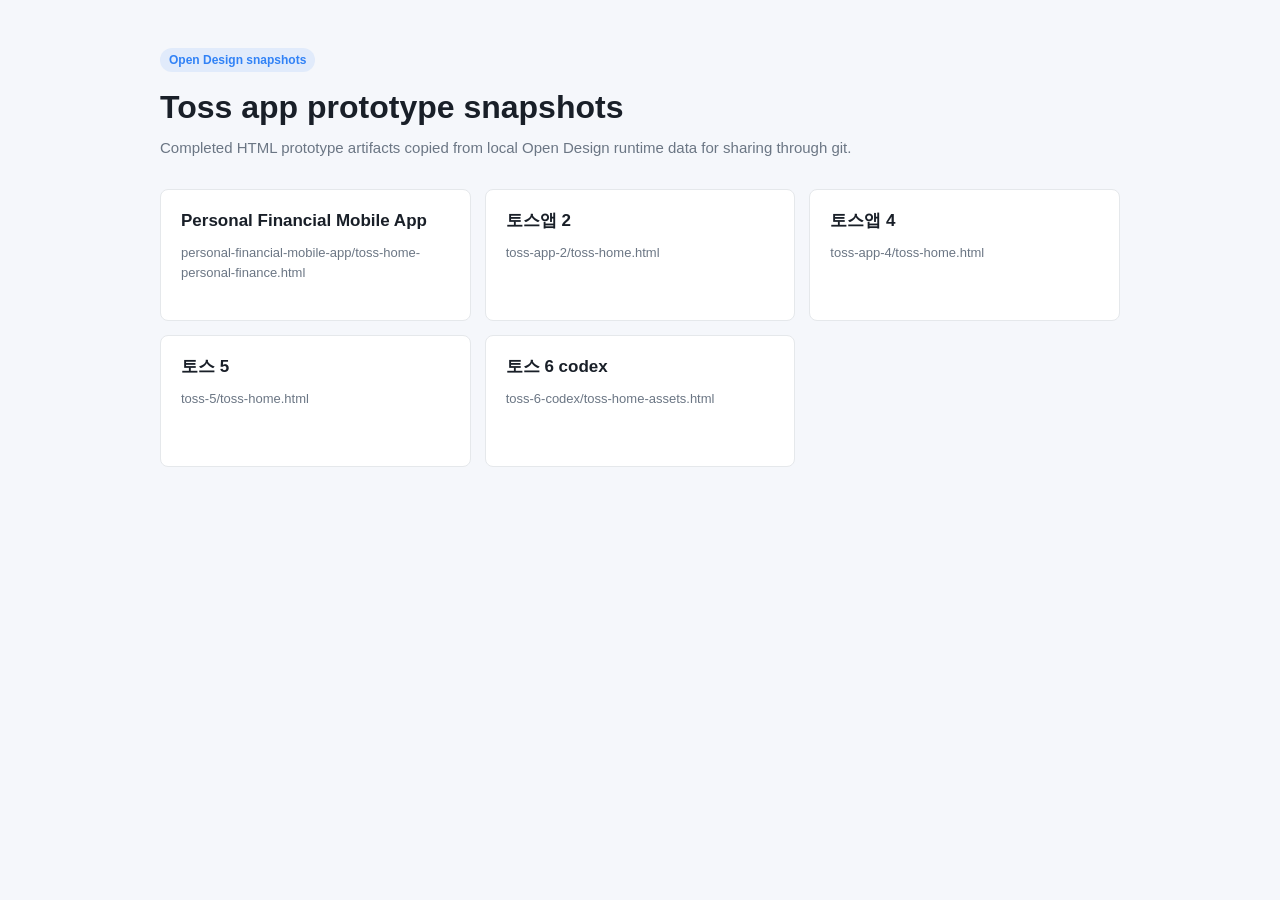
<file: docs/examples/toss-app-prototype/index.html>
<!doctype html>
<html lang="ko">
<head>
  <meta charset="utf-8">
  <meta name="viewport" content="width=device-width, initial-scale=1">
  <title>Toss app prototype snapshots</title>
  <style>
    :root {
      color-scheme: light;
      --bg: #f5f7fb;
      --panel: #ffffff;
      --ink: #191f28;
      --muted: #6b7684;
      --line: #e5e8eb;
      --blue: #3182f6;
    }

    * {
      box-sizing: border-box;
    }

    body {
      margin: 0;
      min-height: 100vh;
      background: var(--bg);
      color: var(--ink);
      font-family: -apple-system, BlinkMacSystemFont, "Apple SD Gothic Neo", "Segoe UI", sans-serif;
    }

    main {
      width: min(960px, calc(100% - 32px));
      margin: 0 auto;
      padding: 48px 0;
    }

    header {
      margin-bottom: 24px;
    }

    h1 {
      margin: 0 0 10px;
      font-size: 32px;
      line-height: 1.2;
      letter-spacing: 0;
    }

    p {
      margin: 0;
      color: var(--muted);
      font-size: 15px;
      line-height: 1.65;
    }

    .grid {
      display: grid;
      grid-template-columns: repeat(auto-fit, minmax(240px, 1fr));
      gap: 14px;
      margin-top: 28px;
    }

    a {
      display: block;
      min-height: 132px;
      padding: 20px;
      color: inherit;
      text-decoration: none;
      background: var(--panel);
      border: 1px solid var(--line);
      border-radius: 8px;
      transition: border-color 160ms ease, transform 160ms ease, box-shadow 160ms ease;
    }

    a:hover {
      border-color: rgba(49, 130, 246, 0.55);
      box-shadow: 0 14px 34px rgba(49, 130, 246, 0.13);
      transform: translateY(-2px);
    }

    strong {
      display: block;
      margin-bottom: 10px;
      font-size: 17px;
      line-height: 1.35;
    }

    span {
      display: block;
      color: var(--muted);
      font-size: 13px;
      line-height: 1.55;
      overflow-wrap: anywhere;
    }

    .tag {
      width: fit-content;
      margin-bottom: 16px;
      padding: 5px 9px;
      color: var(--blue);
      background: rgba(49, 130, 246, 0.1);
      border-radius: 999px;
      font-size: 12px;
      font-weight: 700;
    }
  </style>
</head>
<body>
  <main>
    <header>
      <div class="tag">Open Design snapshots</div>
      <h1>Toss app prototype snapshots</h1>
      <p>Completed HTML prototype artifacts copied from local Open Design runtime data for sharing through git.</p>
    </header>

    <section class="grid" aria-label="Prototype pages">
      <a href="./personal-financial-mobile-app/toss-home-personal-finance.html">
        <strong>Personal Financial Mobile App</strong>
        <span>personal-financial-mobile-app/toss-home-personal-finance.html</span>
      </a>
      <a href="./toss-app-2/toss-home.html">
        <strong>토스앱 2</strong>
        <span>toss-app-2/toss-home.html</span>
      </a>
      <a href="./toss-app-4/toss-home.html">
        <strong>토스앱 4</strong>
        <span>toss-app-4/toss-home.html</span>
      </a>
      <a href="./toss-5/toss-home.html">
        <strong>토스 5</strong>
        <span>toss-5/toss-home.html</span>
      </a>
      <a href="./toss-6-codex/toss-home-assets.html">
        <strong>토스 6 codex</strong>
        <span>toss-6-codex/toss-home-assets.html</span>
      </a>
    </section>
  </main>
</body>
</html>
</file>
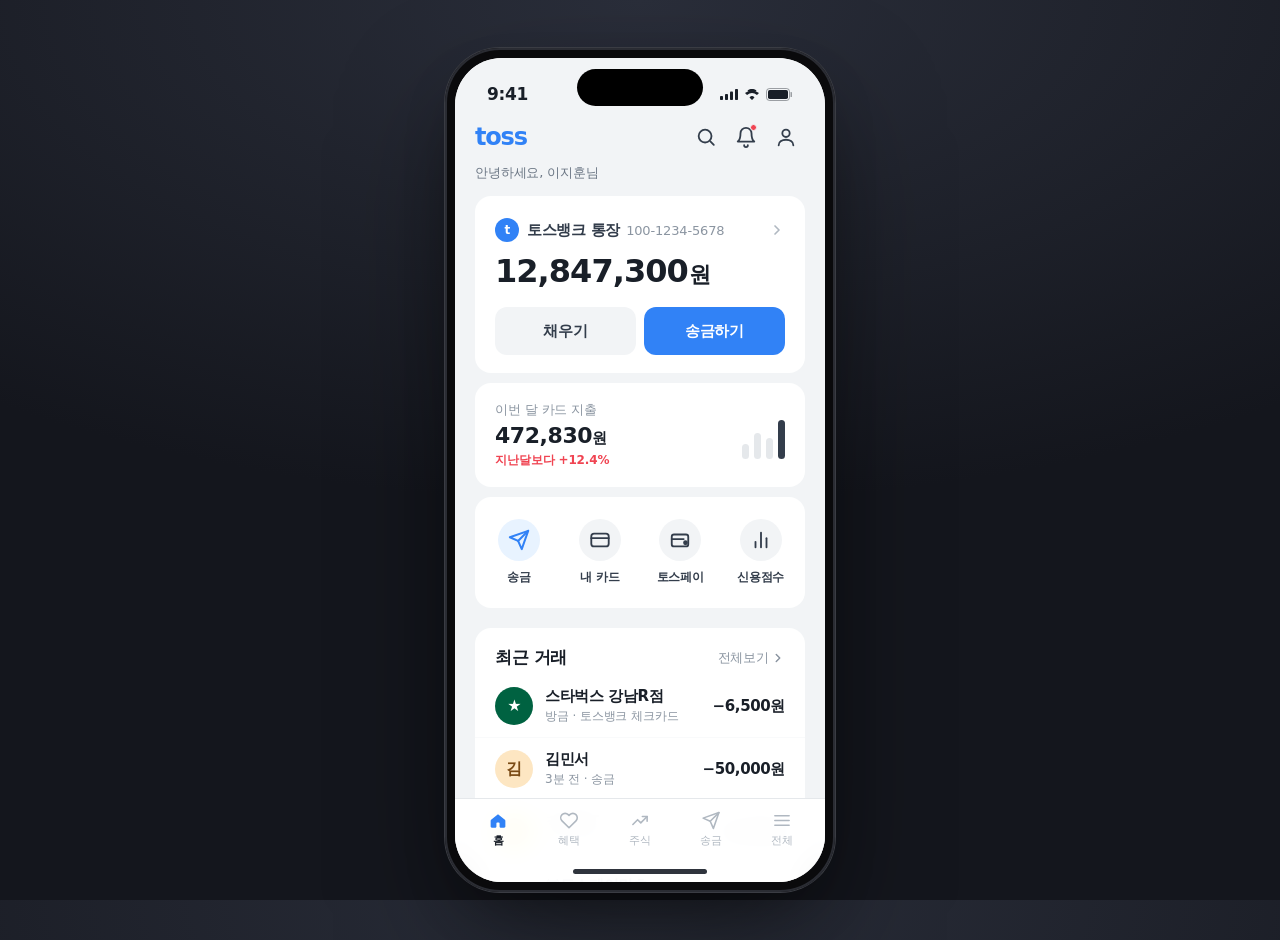
<file: docs/examples/toss-app-prototype/toss-5/toss-home.html>
<!doctype html>
<html lang="ko">
<head>
<meta charset="utf-8">
<meta name="viewport" content="width=device-width, initial-scale=1">
<title>토스 — 홈</title>
<style>
  :root {
    --bg: #ffffff;
    --grey-50:  #f9fafb;
    --grey-100: #f2f4f6;
    --grey-200: #e5e8eb;
    --grey-300: #d1d6db;
    --grey-400: #b0b8c1;
    --grey-500: #8b95a1;
    --grey-600: #6b7684;
    --grey-700: #4e5968;
    --grey-800: #333d4b;
    --grey-900: #191f28;
    --blue-50:  #e8f3ff;
    --blue-500: #3182f6;
    --blue-600: #2272eb;
    --red-500:  #f04452;
    --green-500:#03b26c;
    --green-50: #e6f7ef;
    --font-display:
      "Toss Product Sans", "Pretendard", "SF Pro KR", "SF Pro Display",
      -apple-system, BlinkMacSystemFont, "Apple SD Gothic Neo",
      "Noto Sans KR", system-ui, sans-serif;
  }
  * { box-sizing: border-box; margin: 0; padding: 0; -webkit-tap-highlight-color: transparent; }
  html, body {
    height: 100%;
    font-family: var(--font-display);
    color: var(--grey-900);
    background: radial-gradient(120% 80% at 50% 0%, #2a2e3a 0%, #14161d 70%);
    -webkit-font-smoothing: antialiased;
    -moz-osx-font-smoothing: grayscale;
    letter-spacing: -0.01em;
  }
  .stage { min-height: 100dvh; display: grid; place-items: center; padding: 48px 20px; }
  .device {
    width: 390px; height: 844px; position: relative; background: #0a0a0c;
    border-radius: 55px; padding: 10px;
    box-shadow: inset 0 0 0 2px #2a2c33, 0 0 0 1px #3a3c43,
      0 50px 120px -20px rgba(0,0,0,0.55), 0 25px 60px -25px rgba(0,0,0,0.4);
  }
  .screen { width: 100%; height: 100%; background: var(--grey-100); border-radius: 47px; overflow: hidden; position: relative; isolation: isolate; }
  .island { position: absolute; top: 11px; left: 50%; transform: translateX(-50%); width: 126px; height: 37px; background: #000; border-radius: 19px; z-index: 1000; }
  .statusbar { position: absolute; inset: 0 0 auto 0; height: 54px; display: flex; align-items: center; justify-content: space-between; padding: 18px 32px 0; z-index: 999; pointer-events: none; }
  .statusbar .time { font-size: 17px; font-weight: 600; letter-spacing: -0.02em; color: var(--grey-900); font-feature-settings: "tnum" 1; }
  .statusbar .icons { display: flex; align-items: center; gap: 6px; color: var(--grey-900); }
  .statusbar svg { display: block; }
  .home-indicator { position: absolute; bottom: 8px; left: 50%; transform: translateX(-50%); width: 134px; height: 5px; background: var(--grey-900); border-radius: 3px; opacity: 0.9; z-index: 1001; }
  .app { position: absolute; inset: 0; padding-top: 54px; padding-bottom: 84px; overflow-y: auto; background: var(--grey-100); scrollbar-width: none; }
  .app::-webkit-scrollbar { display: none; }
  .app-bar { display: flex; align-items: center; justify-content: space-between; padding: 6px 20px 2px; }
  .wordmark { font-size: 24px; font-weight: 800; letter-spacing: -0.05em; color: var(--blue-500); line-height: 1; padding: 6px 0; }
  .app-bar-icons { display: flex; gap: 2px; }
  .icon-btn { width: 38px; height: 38px; display: grid; place-items: center; color: var(--grey-800); position: relative; }
  .icon-btn .dot { position: absolute; top: 6px; right: 8px; width: 7px; height: 7px; background: var(--red-500); border-radius: 50%; border: 1.5px solid var(--grey-100); }
  .greeting { padding: 6px 20px 4px; font-size: 13px; color: var(--grey-600); font-weight: 500; letter-spacing: -0.01em; }
  .balance-card { margin: 10px 20px 0; background: #fff; border-radius: 16px; padding: 22px 20px 18px; }
  .account-row { display: flex; align-items: center; gap: 8px; }
  .account-dot { width: 24px; height: 24px; border-radius: 50%; background: var(--blue-500); display: grid; place-items: center; color: #fff; font-size: 12px; font-weight: 800; letter-spacing: -0.05em; line-height: 1; }
  .account-name { font-size: 15px; font-weight: 700; color: var(--grey-800); letter-spacing: -0.02em; }
  .account-num { font-size: 13px; color: var(--grey-500); font-weight: 500; margin-left: -2px; }
  .account-chev { margin-left: auto; color: var(--grey-400); }
  .balance { margin-top: 12px; font-size: 32px; font-weight: 700; color: var(--grey-900); letter-spacing: -0.03em; font-feature-settings: "tnum" 1; line-height: 1.1; }
  .balance .won { font-size: 22px; font-weight: 600; margin-left: 1px; letter-spacing: -0.02em; }
  .balance-actions { display: flex; gap: 8px; margin-top: 18px; }
  .btn { flex: 1; height: 48px; border: none; border-radius: 12px; font-family: inherit; font-size: 15px; font-weight: 700; letter-spacing: -0.02em; cursor: pointer; transition: background 120ms ease, transform 120ms ease; }
  .btn-weak { background: var(--grey-100); color: var(--grey-800); }
  .btn-weak:active { background: var(--grey-200); }
  .btn-primary { background: var(--blue-500); color: #fff; }
  .btn-primary:active { background: var(--blue-600); transform: translateY(1px); }
  .spending-card { margin: 10px 20px 0; background: #fff; border-radius: 16px; padding: 18px 20px; display: flex; align-items: center; justify-content: space-between; gap: 16px; }
  .spending-card .label { font-size: 13px; color: var(--grey-500); font-weight: 500; letter-spacing: -0.01em; }
  .spending-card .amount { margin-top: 4px; font-size: 22px; font-weight: 700; color: var(--grey-900); letter-spacing: -0.02em; font-feature-settings: "tnum" 1; line-height: 1.15; }
  .spending-card .delta { margin-top: 4px; font-size: 12px; color: var(--red-500); font-weight: 600; letter-spacing: -0.01em; }
  .bar-chart { display: flex; align-items: flex-end; gap: 5px; height: 48px; }
  .bar-chart .bar { width: 7px; border-radius: 3.5px; background: var(--grey-200); }
  .bar-chart .bar.now { background: var(--grey-800); }
  .quick-actions { display: grid; grid-template-columns: repeat(4, 1fr); margin: 10px 20px 0; background: #fff; border-radius: 16px; padding: 16px 4px; }
  .qa { display: flex; flex-direction: column; align-items: center; gap: 8px; padding: 6px 0; cursor: pointer; }
  .qa-icon { width: 42px; height: 42px; border-radius: 50%; background: var(--grey-100); color: var(--grey-800); display: grid; place-items: center; }
  .qa-icon.primary { background: var(--blue-50); color: var(--blue-500); }
  .qa-label { font-size: 12px; font-weight: 600; color: var(--grey-800); letter-spacing: -0.02em; }
  .section { margin: 20px 20px 0; background: #fff; border-radius: 16px; overflow: hidden; }
  .section-head { display: flex; align-items: center; justify-content: space-between; padding: 18px 20px 6px; }
  .section-title { font-size: 17px; font-weight: 700; color: var(--grey-900); letter-spacing: -0.025em; }
  .section-more { font-size: 13px; color: var(--grey-500); font-weight: 500; display: flex; align-items: center; gap: 2px; }
  .tx { display: flex; align-items: center; gap: 12px; padding: 12px 20px; }
  .tx + .tx { border-top: 1px solid var(--grey-50); }
  .tx:active { background: var(--grey-50); }
  .tx-icon { width: 38px; height: 38px; border-radius: 50%; display: grid; place-items: center; font-size: 16px; font-weight: 700; flex-shrink: 0; letter-spacing: -0.04em; line-height: 1; }
  .tx-icon.starbucks { background: #006241; color: #fff; }
  .tx-icon.kim       { background: #fde6c2; color: #7a4a14; }
  .tx-icon.park      { background: #d9e7ff; color: #1b4ea1; }
  .tx-icon.coupang   { background: #ffe1de; color: #c0392b; }
  .tx-icon.gs25      { background: #003c7e; color: #fff; font-size: 11px; }
  .tx-icon.netflix   { background: #0a0a0a; color: #e50914; }
  .tx-icon.kakao     { background: #ffe600; color: #191919; }
  .tx-icon.salary    { background: var(--green-50); color: var(--green-500); }
  .tx-icon.naver     { background: #03c75a; color: #fff; }
  .tx-info { flex: 1; min-width: 0; }
  .tx-name { font-size: 15px; font-weight: 600; color: var(--grey-900); letter-spacing: -0.025em; margin-bottom: 2px; overflow: hidden; text-overflow: ellipsis; white-space: nowrap; }
  .tx-meta { font-size: 12px; color: var(--grey-500); font-weight: 500; letter-spacing: -0.01em; }
  .tx-amount { font-size: 15px; font-weight: 700; color: var(--grey-900); letter-spacing: -0.025em; font-feature-settings: "tnum" 1; text-align: end; white-space: nowrap; }
  .tx-amount.income { color: var(--green-500); }
  .bottom-pad { height: 28px; }
  .tabbar { position: absolute; inset: auto 0 0 0; height: 84px; background: rgba(255,255,255,0.96); backdrop-filter: blur(12px); -webkit-backdrop-filter: blur(12px); display: flex; padding: 6px 8px 28px; border-top: 1px solid var(--grey-200); z-index: 5; }
  .tab { flex: 1; display: flex; flex-direction: column; align-items: center; justify-content: center; gap: 3px; padding: 6px 0; color: var(--grey-400); cursor: pointer; }
  .tab.active { color: var(--blue-500); }
  .tab .lbl { font-size: 11px; font-weight: 500; letter-spacing: -0.02em; }
  .tab.active .lbl { color: var(--grey-900); font-weight: 700; }
</style>
</head>
<body>
<div class="stage">
  <div class="device" role="img" aria-label="iPhone 15 Pro 토스 앱 홈 화면">
    <div class="screen">
      <div class="island"></div>
      <div class="statusbar">
        <div class="time">9:41</div>
        <div class="icons">
          <svg width="18" height="11" viewBox="0 0 18 11" fill="currentColor" aria-hidden="true"><rect x="0" y="7" width="3" height="4" rx="0.8"/><rect x="5" y="5" width="3" height="6" rx="0.8"/><rect x="10" y="2.5" width="3" height="8.5" rx="0.8"/><rect x="15" y="0" width="3" height="11" rx="0.8"/></svg>
          <svg width="16" height="11" viewBox="0 0 16 11" fill="currentColor" aria-hidden="true"><path d="M8 11l2.5-2.6a3.5 3.5 0 0 0-5 0L8 11zm5-5.1a8 8 0 0 0-10 0L1 3.9a11 11 0 0 1 14 0l-2 2zm-2.5-2.5a4.95 4.95 0 0 0-5 0l-2-2a8 8 0 0 1 9 0l-2 2z"/></svg>
          <svg width="27" height="13" viewBox="0 0 27 13" aria-hidden="true"><rect x="0.5" y="0.5" width="23" height="12" rx="3" fill="none" stroke="currentColor" stroke-opacity="0.4"/><rect x="2" y="2" width="20" height="9" rx="1.8" fill="currentColor"/><rect x="24.5" y="4" width="1.5" height="5" rx="0.6" fill="currentColor" fill-opacity="0.4"/></svg>
        </div>
      </div>
      <div class="app">
        <div class="app-bar">
          <div class="wordmark">toss</div>
          <div class="app-bar-icons">
            <div class="icon-btn" aria-label="검색"><svg width="22" height="22" viewBox="0 0 24 24" fill="none" stroke="currentColor" stroke-width="2" stroke-linecap="round" stroke-linejoin="round" aria-hidden="true"><circle cx="11" cy="11" r="7"/><path d="M20.5 20.5L17 17"/></svg></div>
            <div class="icon-btn" aria-label="알림"><span class="dot"></span><svg width="22" height="22" viewBox="0 0 24 24" fill="none" stroke="currentColor" stroke-width="2" stroke-linecap="round" stroke-linejoin="round" aria-hidden="true"><path d="M18 8a6 6 0 0 0-12 0c0 7-3 9-3 9h18s-3-2-3-9"/><path d="M10 21a2 2 0 0 0 4 0"/></svg></div>
            <div class="icon-btn" aria-label="내 정보"><svg width="22" height="22" viewBox="0 0 24 24" fill="none" stroke="currentColor" stroke-width="2" stroke-linecap="round" stroke-linejoin="round" aria-hidden="true"><circle cx="12" cy="8" r="4"/><path d="M4 21c0-4 4-6 8-6s8 2 8 6"/></svg></div>
          </div>
        </div>
        <div class="greeting">안녕하세요, 이지훈님</div>
        <div class="balance-card">
          <div class="account-row">
            <div class="account-dot">t</div>
            <div class="account-name">토스뱅크 통장</div>
            <div class="account-num">100-1234-5678</div>
            <svg class="account-chev" width="16" height="16" viewBox="0 0 24 24" fill="none" stroke="currentColor" stroke-width="2.5" stroke-linecap="round" stroke-linejoin="round" aria-hidden="true"><polyline points="9 6 15 12 9 18"/></svg>
          </div>
          <div class="balance">12,847,300<span class="won">원</span></div>
          <div class="balance-actions">
            <button class="btn btn-weak">채우기</button>
            <button class="btn btn-primary">송금하기</button>
          </div>
        </div>
        <div class="spending-card">
          <div>
            <div class="label">이번 달 카드 지출</div>
            <div class="amount">472,830<span style="font-size:15px;font-weight:600;letter-spacing:-0.02em;">원</span></div>
            <div class="delta">지난달보다 +12.4%</div>
          </div>
          <div class="bar-chart" aria-hidden="true">
            <div class="bar" style="height:32%"></div>
            <div class="bar" style="height:54%"></div>
            <div class="bar" style="height:44%"></div>
            <div class="bar now" style="height:82%"></div>
          </div>
        </div>
        <div class="quick-actions">
          <div class="qa"><div class="qa-icon primary"><svg width="22" height="22" viewBox="0 0 24 24" fill="none" stroke="currentColor" stroke-width="2.2" stroke-linecap="round" stroke-linejoin="round" aria-hidden="true"><path d="M22 2L11 13"/><path d="M22 2L15 22L11 13L2 9L22 2z"/></svg></div><div class="qa-label">송금</div></div>
          <div class="qa"><div class="qa-icon"><svg width="22" height="22" viewBox="0 0 24 24" fill="none" stroke="currentColor" stroke-width="2" stroke-linecap="round" stroke-linejoin="round" aria-hidden="true"><rect x="2.5" y="5" width="19" height="14" rx="3"/><line x1="2.5" y1="10" x2="21.5" y2="10"/></svg></div><div class="qa-label">내 카드</div></div>
          <div class="qa"><div class="qa-icon"><svg width="22" height="22" viewBox="0 0 24 24" fill="none" stroke="currentColor" stroke-width="2" stroke-linecap="round" stroke-linejoin="round" aria-hidden="true"><rect x="3" y="6" width="18" height="13" rx="2.5"/><path d="M3 11h13"/><circle cx="18" cy="15" r="1.6" fill="currentColor"/></svg></div><div class="qa-label">토스페이</div></div>
          <div class="qa"><div class="qa-icon"><svg width="22" height="22" viewBox="0 0 24 24" fill="none" stroke="currentColor" stroke-width="2" stroke-linecap="round" stroke-linejoin="round" aria-hidden="true"><line x1="18" y1="20" x2="18" y2="10"/><line x1="12" y1="20" x2="12" y2="4"/><line x1="6" y1="20" x2="6" y2="14"/></svg></div><div class="qa-label">신용점수</div></div>
        </div>
        <div class="section">
          <div class="section-head">
            <div class="section-title">최근 거래</div>
            <div class="section-more"><span>전체보기</span><svg width="14" height="14" viewBox="0 0 24 24" fill="none" stroke="currentColor" stroke-width="2.5" stroke-linecap="round" stroke-linejoin="round" aria-hidden="true"><polyline points="9 6 15 12 9 18"/></svg></div>
          </div>
          <div class="tx"><div class="tx-icon starbucks" aria-hidden="true">★</div><div class="tx-info"><div class="tx-name">스타벅스 강남R점</div><div class="tx-meta">방금 · 토스뱅크 체크카드</div></div><div class="tx-amount">−6,500원</div></div>
          <div class="tx"><div class="tx-icon kim" aria-hidden="true">김</div><div class="tx-info"><div class="tx-name">김민서</div><div class="tx-meta">3분 전 · 송금</div></div><div class="tx-amount">−50,000원</div></div>
          <div class="tx"><div class="tx-icon kakao" aria-hidden="true">K</div><div class="tx-info"><div class="tx-name">카카오T</div><div class="tx-meta">오후 12:42 · 카드결제</div></div><div class="tx-amount">−8,400원</div></div>
          <div class="tx"><div class="tx-icon salary" aria-hidden="true"><svg width="18" height="18" viewBox="0 0 24 24" fill="none" stroke="currentColor" stroke-width="2.5" stroke-linecap="round" stroke-linejoin="round"><line x1="12" y1="5" x2="12" y2="19"/><polyline points="5 12 12 19 19 12"/></svg></div><div class="tx-info"><div class="tx-name">㈜토스페이먼츠</div><div class="tx-meta">오전 9:00 · 급여 입금</div></div><div class="tx-amount income">+3,250,000원</div></div>
          <div class="tx"><div class="tx-icon coupang" aria-hidden="true">쿠</div><div class="tx-info"><div class="tx-name">쿠팡</div><div class="tx-meta">어제 · 카드결제</div></div><div class="tx-amount">−27,900원</div></div>
          <div class="tx"><div class="tx-icon park" aria-hidden="true">박</div><div class="tx-info"><div class="tx-name">박지훈</div><div class="tx-meta">어제 · 송금</div></div><div class="tx-amount">−120,000원</div></div>
          <div class="tx"><div class="tx-icon gs25" aria-hidden="true">GS25</div><div class="tx-info"><div class="tx-name">GS25 역삼점</div><div class="tx-meta">5월 12일 · 카드결제</div></div><div class="tx-amount">−4,200원</div></div>
          <div class="tx"><div class="tx-icon netflix" aria-hidden="true">N</div><div class="tx-info"><div class="tx-name">넷플릭스</div><div class="tx-meta">5월 12일 · 정기결제</div></div><div class="tx-amount">−17,000원</div></div>
          <div class="tx"><div class="tx-icon naver" aria-hidden="true">N</div><div class="tx-info"><div class="tx-name">네이버페이 충전</div><div class="tx-meta">5월 11일 · 자동충전</div></div><div class="tx-amount">−50,000원</div></div>
          <div class="bottom-pad"></div>
        </div>
        <div class="bottom-pad"></div>
      </div>
      <nav class="tabbar" aria-label="주 탐색">
        <div class="tab active"><svg width="26" height="26" viewBox="0 0 24 24" fill="currentColor" aria-hidden="true"><path d="M3.3 11.2L12 4l8.7 7.2c.4.3.6.8.6 1.2v7.1c0 .8-.7 1.5-1.5 1.5H15c-.6 0-1-.4-1-1v-4.5c0-.6-.4-1-1-1h-2c-.6 0-1 .4-1 1V20c0 .6-.4 1-1 1H4.2c-.8 0-1.5-.7-1.5-1.5v-7.1c0-.5.2-.9.6-1.2z"/></svg><div class="lbl">홈</div></div>
        <div class="tab"><svg width="26" height="26" viewBox="0 0 24 24" fill="none" stroke="currentColor" stroke-width="2" stroke-linecap="round" stroke-linejoin="round" aria-hidden="true"><path d="M20.8 4.6a5.5 5.5 0 0 0-7.8 0L12 5.7l-1-1.1a5.5 5.5 0 0 0-7.8 7.8L12 21.2l8.8-8.8a5.5 5.5 0 0 0 0-7.8z"/></svg><div class="lbl">혜택</div></div>
        <div class="tab"><svg width="26" height="26" viewBox="0 0 24 24" fill="none" stroke="currentColor" stroke-width="2" stroke-linecap="round" stroke-linejoin="round" aria-hidden="true"><polyline points="3 17 9 11 13 15 21 7"/><polyline points="15 7 21 7 21 13"/></svg><div class="lbl">주식</div></div>
        <div class="tab"><svg width="26" height="26" viewBox="0 0 24 24" fill="none" stroke="currentColor" stroke-width="2" stroke-linecap="round" stroke-linejoin="round" aria-hidden="true"><path d="M22 2L11 13"/><path d="M22 2L15 22L11 13L2 9L22 2z"/></svg><div class="lbl">송금</div></div>
        <div class="tab"><svg width="26" height="26" viewBox="0 0 24 24" fill="none" stroke="currentColor" stroke-width="2" stroke-linecap="round" stroke-linejoin="round" aria-hidden="true"><line x1="3" y1="6" x2="21" y2="6"/><line x1="3" y1="12" x2="21" y2="12"/><line x1="3" y1="18" x2="21" y2="18"/></svg><div class="lbl">전체</div></div>
      </nav>
      <div class="home-indicator"></div>
    </div>
  </div>
</div>
</body>
</html>
</file>
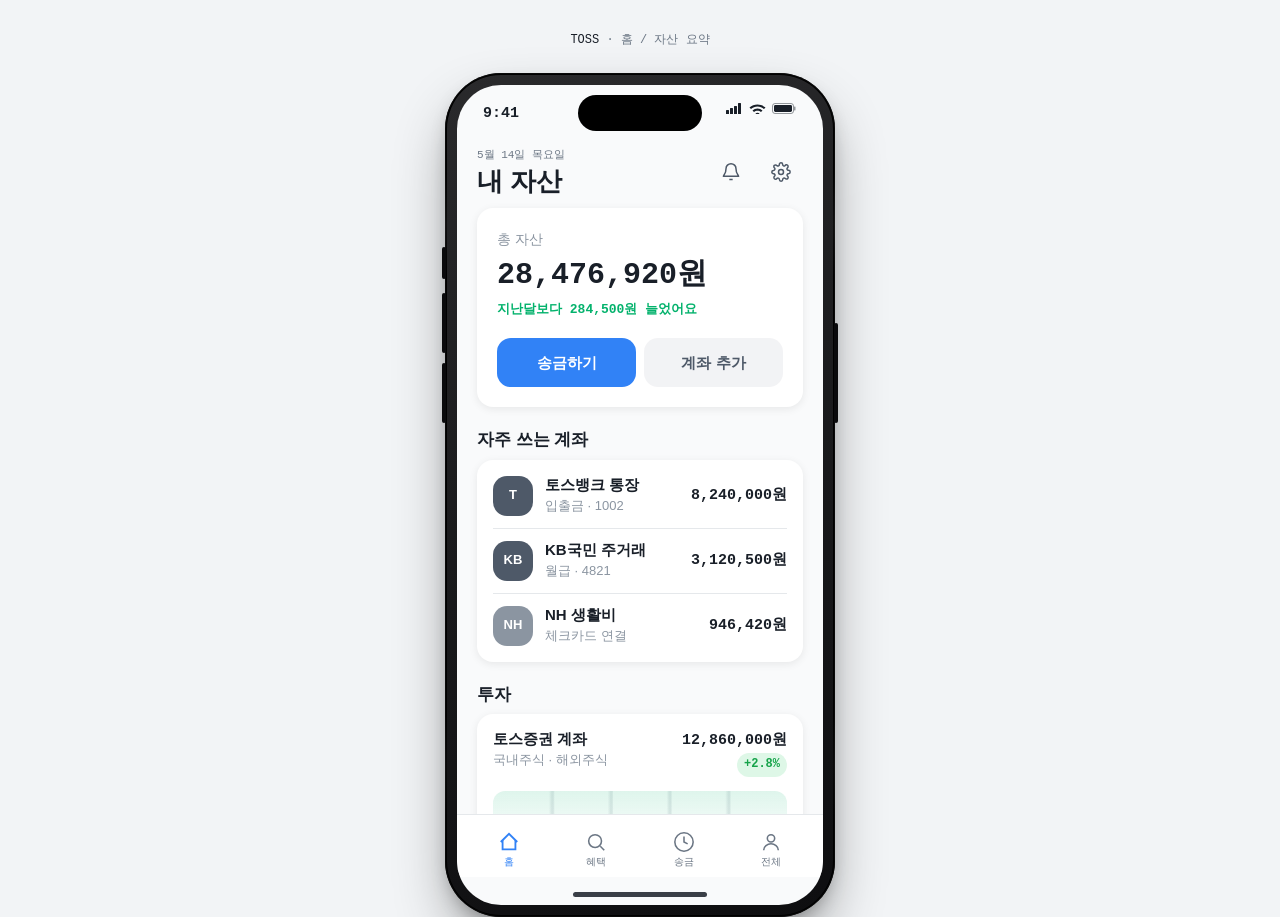
<file: docs/examples/toss-app-prototype/toss-6-codex/toss-home-assets.html>
<!doctype html>
<html lang="ko">
<head>
  <meta charset="utf-8" />
  <meta name="viewport" content="width=device-width, initial-scale=1" />
  <title>Toss 홈 · 자산 요약</title>
  <style>
    :root {
      --bg: #f9fafb;
      --surface: #ffffff;
      --fg: #191f28;
      --muted: #6b7684;
      --border: #e5e8eb;
      --accent: #3182f6;
      --blue-soft: #e8f3ff;
      --grey-100: #f2f4f6;
      --grey-400: #b0b8c1;
      --grey-500: #8b95a1;
      --grey-700: #4e5968;
      --success: #03b26c;
      --danger: #f04452;
      --warning: #fe9800;
      --accent-soft: color-mix(in oklch, var(--accent) 12%, transparent);
      --fg-soft: color-mix(in oklch, var(--fg) 6%, transparent);
      --font-display: "Toss Product Sans", "Tossface", "SF Pro KR", "SF Pro Display", -apple-system, BlinkMacSystemFont, "Basier Square", "Apple SD Gothic Neo", Roboto, "Noto Sans KR", sans-serif;
      --font-body: "Toss Product Sans", "Tossface", "SF Pro KR", "SF Pro Display", -apple-system, BlinkMacSystemFont, "Basier Square", "Apple SD Gothic Neo", Roboto, "Noto Sans KR", sans-serif;
      --font-mono: "SF Mono", SFMono-Regular, Menlo, Consolas, monospace;
      --fs-h1: 26px;
      --fs-h2: 20px;
      --fs-h3: 16px;
      --fs-body: 15px;
      --fs-meta: 12px;
      --radius-card: 16px;
      --radius-pill: 999px;
    }

    *, *::before, *::after { box-sizing: border-box; }
    html, body { margin: 0; padding: 0; height: 100%; }
    body {
      background: #f2f4f6;
      color: var(--fg);
      font-family: var(--font-body);
      font-size: var(--fs-body);
      line-height: 1.4;
      -webkit-font-smoothing: antialiased;
      display: grid;
      place-items: center;
      padding: 32px;
    }

    .stage { display: flex; flex-direction: column; align-items: center; gap: 24px; }
    .caption {
      font-family: var(--font-mono);
      font-size: 12px;
      letter-spacing: 0;
      text-transform: uppercase;
      color: var(--muted);
    }
    .caption strong { color: var(--fg); font-weight: 500; }

    .device {
      position: relative;
      width: 390px;
      height: 844px;
      border-radius: 56px;
      padding: 12px;
      background: linear-gradient(160deg, #2a2a2c 0%, #1a1a1c 50%, #0e0e10 100%);
      box-shadow: 0 0 0 1px rgba(255,255,255,0.04) inset, 0 0 0 2px #000 inset, 0 28px 60px -12px rgba(0,0,0,0.45), 0 8px 20px -8px rgba(0,0,0,0.35);
      isolation: isolate;
    }
    .device::before, .device::after {
      content: '';
      position: absolute;
      width: 3px;
      background: linear-gradient(to bottom, transparent 0%, rgba(255,255,255,0.06) 8%, transparent 16%, transparent 84%, rgba(255,255,255,0.04) 92%, transparent 100%);
      top: 100px;
      bottom: 100px;
      pointer-events: none;
    }
    .device::before { left: -1px; }
    .device::after { right: -1px; }

    .island {
      position: absolute;
      top: 22px;
      left: 50%;
      transform: translateX(-50%);
      width: 124px;
      height: 36px;
      background: #000;
      border-radius: 999px;
      z-index: 5;
    }

    .btn-rail { position: absolute; width: 4px; background: #0a0a0c; border-radius: 2px; }
    .btn-rail.left-1 { left: -3px; top: 174px; height: 32px; }
    .btn-rail.left-2 { left: -3px; top: 220px; height: 60px; }
    .btn-rail.left-3 { left: -3px; top: 290px; height: 60px; }
    .btn-rail.right-1 { right: -3px; top: 250px; height: 100px; }

    .screen {
      position: relative;
      width: 100%;
      height: 100%;
      background: var(--bg);
      border-radius: 44px;
      overflow: hidden;
      display: flex;
      flex-direction: column;
    }

    .statusbar {
      flex: 0 0 47px;
      padding: 18px 26px 0;
      display: flex;
      align-items: flex-start;
      justify-content: space-between;
      font-family: var(--font-body);
      font-size: 15px;
      font-weight: 600;
      color: var(--fg);
      letter-spacing: 0;
    }
    .statusbar .right { display: inline-flex; align-items: center; gap: 6px; }
    .statusbar svg { width: 17px; height: 11px; fill: var(--fg); }
    .statusbar .battery { width: 25px; }

    .content {
      flex: 1 1 auto;
      overflow-y: auto;
      overflow-x: hidden;
      -webkit-overflow-scrolling: touch;
      padding: 8px 0 28px;
    }
    .content::-webkit-scrollbar { display: none; }

    .home-indicator { flex: 0 0 28px; position: relative; }
    .home-indicator::after {
      content: '';
      position: absolute;
      left: 50%;
      bottom: 8px;
      transform: translateX(-50%);
      width: 134px;
      height: 5px;
      background: var(--fg);
      border-radius: 999px;
      opacity: 0.85;
    }

    .pad { padding-inline: 20px; }
    .row-between { display: flex; align-items: center; justify-content: space-between; gap: 12px; }

    .header {
      padding: 8px 20px 12px;
      display: flex;
      align-items: center;
      justify-content: space-between;
      gap: 12px;
    }
    .header h1 {
      font-family: var(--font-display);
      font-size: var(--fs-h1);
      letter-spacing: 0;
      line-height: 1.1;
      margin: 0;
    }
    .greeting {
      font-family: var(--font-mono);
      font-size: 11px;
      letter-spacing: 0;
      text-transform: uppercase;
      color: var(--muted);
      margin: 0 0 4px;
    }
    .num { font-family: var(--font-mono); font-variant-numeric: tabular-nums; }

    .card {
      background: var(--surface);
      border: 0;
      border-radius: var(--radius-card);
      padding: 16px;
      box-shadow: 0 2px 8px rgba(0,0,0,0.08);
    }

    .tabbar {
      flex: 0 0 auto;
      display: grid;
      grid-template-columns: repeat(var(--tabs, 4), 1fr);
      padding: 8px 8px 0;
      border-top: 1px solid var(--border);
      background: color-mix(in oklch, var(--surface) 92%, transparent);
      backdrop-filter: blur(20px);
    }
    .tab {
      display: flex;
      flex-direction: column;
      align-items: center;
      gap: 2px;
      padding: 8px 0;
      color: var(--muted);
      font-size: 10px;
      letter-spacing: 0;
    }
    .tab.active { color: var(--accent); }
    .tab svg { width: 22px; height: 22px; stroke: currentColor; fill: none; stroke-width: 1.7; }
    .tab.active svg { stroke-width: 2; }

    .btn-primary, .btn-secondary {
      display: flex;
      align-items: center;
      justify-content: center;
      width: 100%;
      min-height: 48px;
      padding: 14px 20px;
      border-radius: 14px;
      font: inherit;
      font-size: 15px;
      font-weight: 600;
      letter-spacing: 0;
      cursor: pointer;
    }
    .btn-primary { background: var(--accent); color: #fff; border: 0; }
    .btn-secondary { background: rgba(2, 32, 71, 0.05); color: var(--grey-700); border: 0; }

    .top-actions { display: flex; align-items: center; gap: 6px; }
    .ghost-icon {
      width: 44px;
      height: 44px;
      border: 0;
      border-radius: 999px;
      background: transparent;
      color: var(--grey-700);
      display: grid;
      place-items: center;
    }
    .ghost-icon svg { width: 20px; height: 20px; stroke: currentColor; fill: none; stroke-width: 1.8; }

    .asset-hero { padding: 22px 20px 20px; margin-bottom: 12px; }
    .asset-label { margin: 0 0 8px; color: var(--grey-500); font-size: 14px; line-height: 1.4; }
    .asset-total {
      margin: 0;
      font-size: 30px;
      line-height: 1.2;
      font-weight: 700;
      color: var(--fg);
      font-variant-numeric: tabular-nums;
    }
    .asset-delta {
      margin: 8px 0 18px;
      color: var(--success);
      font-size: 13px;
      font-weight: 600;
      font-variant-numeric: tabular-nums;
    }
    .quick-actions { display: grid; grid-template-columns: 1fr 1fr; gap: 8px; }
    .quick-actions .btn-primary, .quick-actions .btn-secondary { min-height: 46px; }

    .section-title {
      margin: 22px 0 8px;
      padding-inline: 20px;
      font-size: 17px;
      font-weight: 700;
      line-height: 1.35;
      color: var(--fg);
    }
    .account-card { margin-inline: 20px; padding: 4px 16px; }
    .money-row {
      display: grid;
      grid-template-columns: 40px 1fr auto;
      align-items: center;
      gap: 12px;
      min-height: 64px;
      padding: 12px 0;
      border-top: 1px solid var(--border);
    }
    .money-row:first-child { border-top: 0; }
    .bank-mark {
      width: 40px;
      height: 40px;
      border-radius: 14px;
      display: grid;
      place-items: center;
      color: #fff;
      font-size: 13px;
      font-weight: 700;
      background: #4e5968;
    }
    .bank-mark.green { background: #8b95a1; }
    .name { font-size: 15px; font-weight: 600; color: var(--fg); line-height: 1.25; }
    .detail { margin-top: 3px; color: var(--grey-500); font-size: 13px; line-height: 1.3; }
    .amount {
      text-align: right;
      font-size: 15px;
      font-weight: 700;
      color: var(--fg);
      font-variant-numeric: tabular-nums;
      white-space: nowrap;
    }

    .ticker-card { margin-inline: 20px; padding: 16px; }
    .ticker-top { display: flex; align-items: flex-start; justify-content: space-between; gap: 12px; }
    .weak-badge {
      display: inline-flex;
      align-items: center;
      min-height: 24px;
      padding: 3px 7px;
      border-radius: 12px;
      background: rgba(34, 197, 94, 0.15);
      color: #16a34a;
      font-size: 12px;
      font-weight: 700;
    }
    .mini-chart {
      height: 58px;
      margin-top: 14px;
      border-radius: 12px;
      background: linear-gradient(180deg, rgba(3,178,108,0.13), rgba(3,178,108,0)), linear-gradient(90deg, transparent 0 19%, rgba(229,232,235,0.9) 20% 20.5%, transparent 21% 39%, rgba(229,232,235,0.9) 40% 40.5%, transparent 41% 59%, rgba(229,232,235,0.9) 60% 60.5%, transparent 61% 79%, rgba(229,232,235,0.9) 80% 80.5%, transparent 81%);
      position: relative;
      overflow: hidden;
    }
    .mini-chart::after {
      content: "";
      position: absolute;
      inset: 12px 8px 10px;
      background: none;
      border-bottom: 3px solid var(--success);
      clip-path: polygon(0 78%, 18% 68%, 36% 72%, 54% 42%, 72% 52%, 100% 18%, 100% 26%, 72% 60%, 54% 50%, 36% 80%, 18% 76%, 0 86%);
    }

    .spend-card {
      margin-inline: 20px;
      padding: 16px;
      background: var(--grey-100);
      box-shadow: none;
    }
    .spend-bar {
      height: 8px;
      margin-top: 12px;
      border-radius: 999px;
      background: #d1d6db;
      overflow: hidden;
    }
    .spend-bar span {
      display: block;
      height: 100%;
      width: 68%;
      border-radius: inherit;
      background: var(--grey-700);
    }
  </style>
</head>
<body>
  <div class="stage">
    <div class="caption"><strong>Toss</strong> · 홈 / 자산 요약</div>
    <div class="device" data-od-id="device">
      <span class="btn-rail left-1" aria-hidden></span>
      <span class="btn-rail left-2" aria-hidden></span>
      <span class="btn-rail left-3" aria-hidden></span>
      <span class="btn-rail right-1" aria-hidden></span>
      <span class="island" aria-hidden></span>

      <div class="screen">
        <div class="statusbar">
          <span class="num">9:41</span>
          <span class="right">
            <svg viewBox="0 0 17 11" aria-hidden>
              <rect x="0" y="7" width="3" height="4" rx="0.6"/>
              <rect x="4" y="5" width="3" height="6" rx="0.6"/>
              <rect x="8" y="3" width="3" height="8" rx="0.6"/>
              <rect x="12" y="0" width="3" height="11" rx="0.6"/>
            </svg>
            <svg viewBox="0 0 17 11" aria-hidden>
              <path d="M8.5 1.5C5.5 1.5 2.7 2.6 0.5 4.6L2 6.1C3.8 4.5 6.1 3.6 8.5 3.6c2.4 0 4.7 0.9 6.5 2.5l1.5-1.5c-2.2-2-5-3.1-8-3.1zM3.5 7.6L5 9.1c1-0.9 2.2-1.4 3.5-1.4 1.3 0 2.5 0.5 3.5 1.4l1.5-1.5c-1.4-1.3-3.1-2-5-2-1.9 0-3.6 0.7-5 2zM6.5 10.6l2 2 2-2c-0.5-0.5-1.2-0.8-2-0.8s-1.5 0.3-2 0.8z"/>
            </svg>
            <svg class="battery" viewBox="0 0 25 11" aria-hidden>
              <rect x="0.5" y="0.5" width="21" height="10" rx="2.5" fill="none" stroke="currentColor" stroke-opacity="0.45"/>
              <rect x="22" y="3.5" width="1.5" height="4" rx="0.4" fill="currentColor" fill-opacity="0.45"/>
              <rect x="2" y="2" width="18" height="7" rx="1.4"/>
            </svg>
          </span>
        </div>

        <main class="content" data-od-id="content">
          <div class="header" data-od-id="header">
            <div>
              <p class="greeting">5월 14일 목요일</p>
              <h1>내 자산</h1>
            </div>
            <div class="top-actions" aria-label="홈 액션">
              <button class="ghost-icon" aria-label="알림">
                <svg viewBox="0 0 24 24"><path d="M18 8a6 6 0 1 0-12 0c0 7-3 7-3 9h18c0-2-3-2-3-9"/><path d="M10 21h4"/></svg>
              </button>
              <button class="ghost-icon" aria-label="설정">
                <svg viewBox="0 0 24 24"><circle cx="12" cy="12" r="3"/><path d="M19.4 15a1.7 1.7 0 0 0 .3 1.8l.1.1a2 2 0 1 1-2.8 2.8l-.1-.1a1.7 1.7 0 0 0-1.8-.3 1.7 1.7 0 0 0-1 1.5V21a2 2 0 1 1-4 0v-.1a1.7 1.7 0 0 0-1.1-1.5 1.7 1.7 0 0 0-1.8.3l-.1.1a2 2 0 1 1-2.8-2.8l.1-.1a1.7 1.7 0 0 0 .3-1.8 1.7 1.7 0 0 0-1.5-1H3a2 2 0 1 1 0-4h.1a1.7 1.7 0 0 0 1.5-1.1 1.7 1.7 0 0 0-.3-1.8l-.1-.1a2 2 0 1 1 2.8-2.8l.1.1a1.7 1.7 0 0 0 1.8.3H9a1.7 1.7 0 0 0 1-1.5V3a2 2 0 1 1 4 0v.1a1.7 1.7 0 0 0 1 1.5 1.7 1.7 0 0 0 1.8-.3l.1-.1a2 2 0 1 1 2.8 2.8l-.1.1a1.7 1.7 0 0 0-.3 1.8V9a1.7 1.7 0 0 0 1.5 1H21a2 2 0 1 1 0 4h-.1a1.7 1.7 0 0 0-1.5 1z"/></svg>
              </button>
            </div>
          </div>

          <section class="pad" data-od-id="asset-summary">
            <div class="card asset-hero">
              <p class="asset-label">총 자산</p>
              <h2 class="asset-total num">28,476,920원</h2>
              <p class="asset-delta num">지난달보다 284,500원 늘었어요</p>
              <div class="quick-actions">
                <button class="btn-primary">송금하기</button>
                <button class="btn-secondary">계좌 추가</button>
              </div>
            </div>
          </section>

          <h2 class="section-title">자주 쓰는 계좌</h2>
          <section class="card account-card" data-od-id="accounts">
            <div class="money-row">
              <div class="bank-mark">T</div>
              <div>
                <div class="name">토스뱅크 통장</div>
                <div class="detail">입출금 · 1002</div>
              </div>
              <div class="amount num">8,240,000원</div>
            </div>
            <div class="money-row">
              <div class="bank-mark">KB</div>
              <div>
                <div class="name">KB국민 주거래</div>
                <div class="detail">월급 · 4821</div>
              </div>
              <div class="amount num">3,120,500원</div>
            </div>
            <div class="money-row">
              <div class="bank-mark green">NH</div>
              <div>
                <div class="name">NH 생활비</div>
                <div class="detail">체크카드 연결</div>
              </div>
              <div class="amount num">946,420원</div>
            </div>
          </section>

          <h2 class="section-title">투자</h2>
          <section class="card ticker-card" data-od-id="investments">
            <div class="ticker-top">
              <div>
                <div class="name">토스증권 계좌</div>
                <div class="detail">국내주식 · 해외주식</div>
              </div>
              <div style="text-align: right;">
                <div class="amount num">12,860,000원</div>
                <span class="weak-badge num">+2.8%</span>
              </div>
            </div>
            <div class="mini-chart" aria-label="투자 수익률 미니 차트"></div>
          </section>

          <h2 class="section-title">이번 달 소비</h2>
          <section class="card spend-card" data-od-id="monthly-spend">
            <div class="row-between">
              <div>
                <div class="name">5월 지출</div>
                <div class="detail">예산 1,200,000원 중</div>
              </div>
              <div class="amount num">816,400원</div>
            </div>
            <div class="spend-bar" aria-hidden="true"><span></span></div>
          </section>
        </main>

        <nav class="tabbar" style="--tabs: 4;" data-od-id="tabbar">
          <a class="tab active">
            <svg viewBox="0 0 24 24"><path d="M3 12 12 3l9 9"/><path d="M5 10v10h14V10"/></svg>
            홈
          </a>
          <a class="tab">
            <svg viewBox="0 0 24 24"><circle cx="11" cy="11" r="7"/><path d="m21 21-4.3-4.3"/></svg>
            혜택
          </a>
          <a class="tab">
            <svg viewBox="0 0 24 24"><path d="M22 12c0 5.5-4.5 10-10 10S2 17.5 2 12 6.5 2 12 2s10 4.5 10 10z"/><path d="M12 6v6l4 2"/></svg>
            송금
          </a>
          <a class="tab">
            <svg viewBox="0 0 24 24"><circle cx="12" cy="8" r="4"/><path d="M4 21c0-4 4-7 8-7s8 3 8 7"/></svg>
            전체
          </a>
        </nav>

        <div class="home-indicator" aria-hidden></div>
      </div>
    </div>
  </div>
</body>
</html>
</file>
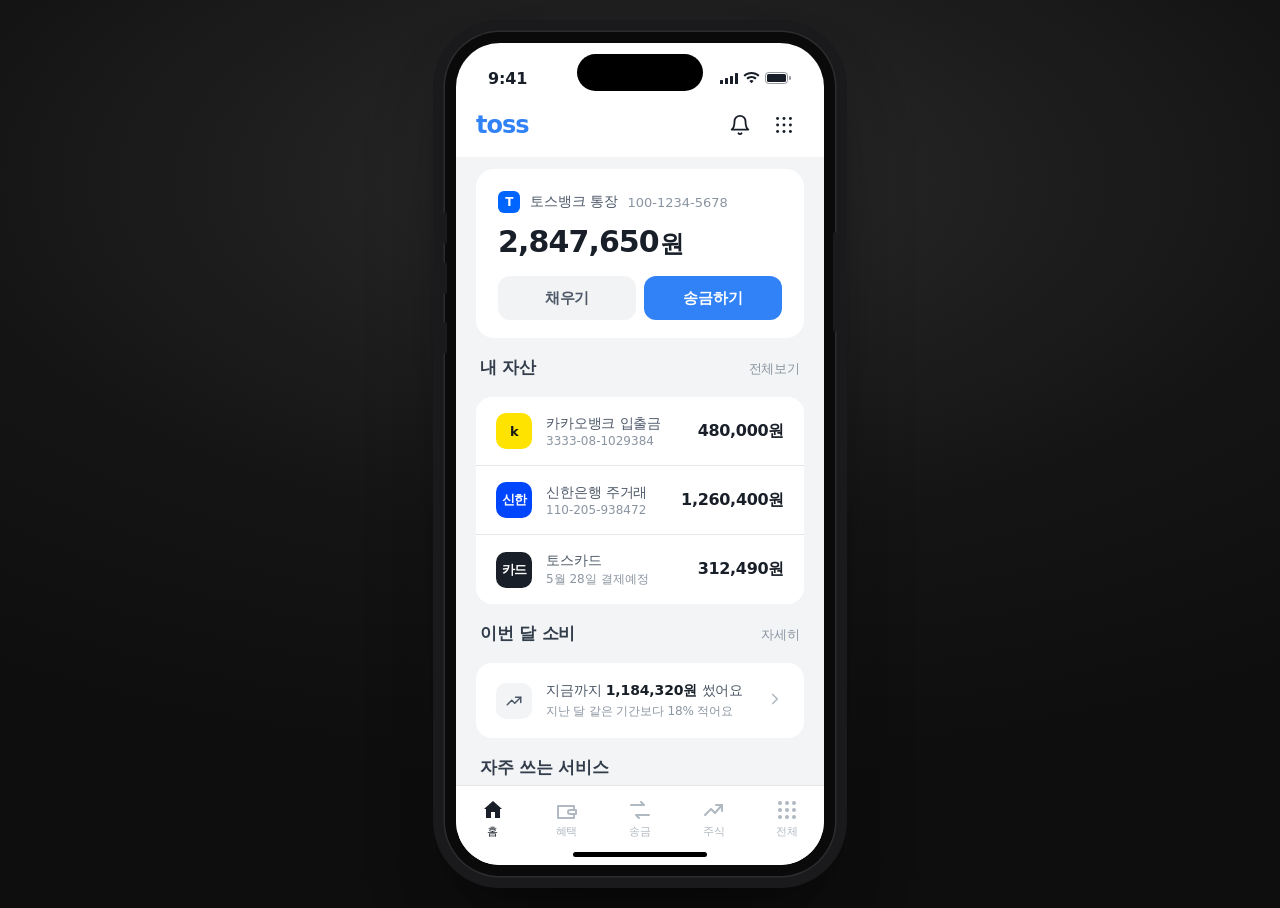
<file: docs/examples/toss-app-prototype/toss-app-2/toss-home.html>
<!doctype html>
<html lang="ko">
<head>
  <meta charset="utf-8" />
  <meta name="viewport" content="width=device-width, initial-scale=1" />
  <title>토스 — 홈</title>
  <style>
    :root {
      --bg:        #ffffff;
      --surface:   #ffffff;
      --grey-bg:   #f9fafb;
      --grey-100:  #f2f4f6;
      --grey-200:  #e5e8eb;
      --grey-300:  #d1d6db;
      --grey-400:  #b0b8c1;
      --grey-500:  #8b95a1;
      --grey-600:  #6b7684;
      --grey-700:  #4e5968;
      --grey-800:  #333d4b;
      --grey-900:  #191f28;
      --blue-50:   #e8f3ff;
      --blue-500:  #3182f6;
      --blue-600:  #2272eb;
      --red-500:   #f04452;
      --green-500: #03b26c;
      --weak-blue: rgba(100, 168, 255, 0.15);
      --weak-dark: rgba(2, 32, 71, 0.05);
      --shadow-1:  0 1px 3px rgba(0,0,0,0.06);
      --shadow-2:  0 2px 8px rgba(0,0,0,0.08);
      --font: "Toss Product Sans", "SF Pro KR", "SF Pro Display", -apple-system, BlinkMacSystemFont, "Apple SD Gothic Neo", "Noto Sans KR", "Malgun Gothic", system-ui, sans-serif;
    }
    * { box-sizing: border-box; }
    html, body {
      margin: 0; padding: 0;
      background: #1a1a1a;
      font-family: var(--font);
      color: var(--grey-900);
      -webkit-font-smoothing: antialiased;
      -moz-osx-font-smoothing: grayscale;
    }
    .stage {
      min-height: 100vh;
      display: grid; place-items: center;
      padding: 32px 16px;
      background: radial-gradient(1200px 600px at 50% 20%, #2a2a2a 0%, #141414 60%, #0e0e0e 100%);
    }
    .phone {
      position: relative;
      width: 390px; height: 844px;
      border-radius: 55px;
      background: #0a0a0a;
      padding: 11px;
      box-shadow:
        0 0 0 1.5px #2c2c2e,
        0 0 0 12px #1a1a1c,
        0 30px 60px -20px rgba(0,0,0,0.6),
        0 50px 100px -40px rgba(0,0,0,0.5);
    }
    .phone::before, .phone::after {
      content: ""; position: absolute;
      background: #1a1a1c; border-radius: 2px;
    }
    .phone::before {
      left: -2px; top: 180px; width: 4px; height: 32px;
      box-shadow: 0 50px 0 #1a1a1c, 0 110px 0 0 #1a1a1c;
    }
    .phone::after { right: -2px; top: 200px; width: 4px; height: 100px; }
    .screen {
      position: relative; width: 100%; height: 100%;
      background: var(--bg); border-radius: 44px;
      overflow: hidden; display: flex; flex-direction: column;
    }
    .island {
      position: absolute; top: 11px; left: 50%;
      transform: translateX(-50%);
      width: 126px; height: 37px;
      background: #000; border-radius: 19px; z-index: 10;
    }
    .status-bar {
      flex: 0 0 auto; height: 54px;
      padding: 16px 32px 0;
      display: flex; justify-content: space-between; align-items: center;
      font-size: 16px; font-weight: 600;
      color: var(--grey-900);
      letter-spacing: -0.01em;
      font-variant-numeric: tabular-nums;
    }
    .status-bar .right { display: flex; gap: 5px; align-items: center; }
    .status-bar svg { display: block; }
    .top-bar {
      flex: 0 0 auto;
      padding: 8px 20px 12px;
      display: flex; justify-content: space-between; align-items: center;
      background: var(--bg);
    }
    .wordmark {
      font-size: 24px; font-weight: 700;
      color: var(--blue-500);
      letter-spacing: -0.04em; line-height: 1;
    }
    .top-actions { display: flex; gap: 4px; }
    .icon-btn {
      width: 40px; height: 40px;
      border: none; background: transparent;
      display: grid; place-items: center;
      border-radius: 12px; cursor: pointer;
      color: var(--grey-900);
    }
    .icon-btn:active { background: var(--grey-100); }
    .icon-btn svg { display: block; }
    .content {
      flex: 1 1 auto;
      overflow-y: auto;
      padding: 4px 20px 24px;
      background: var(--grey-100);
      scrollbar-width: none;
    }
    .content::-webkit-scrollbar { display: none; }
    .section-head {
      display: flex; justify-content: space-between; align-items: baseline;
      padding: 18px 4px 10px;
    }
    .section-head h2 {
      margin: 0;
      font-size: 17px; font-weight: 700;
      color: var(--grey-800);
      letter-spacing: -0.015em;
    }
    .section-head a {
      font-size: 13px; font-weight: 500;
      color: var(--grey-500);
      text-decoration: none;
      letter-spacing: -0.01em;
    }
    .primary-card {
      background: var(--surface);
      border-radius: 18px;
      padding: 22px 22px 18px;
      margin-top: 8px;
    }
    .acct-row {
      display: flex; align-items: center; gap: 10px;
      color: var(--grey-700);
      font-size: 14px; font-weight: 500;
      letter-spacing: -0.01em;
    }
    .bank-mark {
      width: 22px; height: 22px;
      border-radius: 6px;
      background: #0064FF; color: #fff;
      display: grid; place-items: center;
      font-size: 12px; font-weight: 800;
      letter-spacing: -0.04em;
    }
    .acct-num {
      color: var(--grey-500);
      font-size: 13px; font-weight: 400;
      font-variant-numeric: tabular-nums;
      letter-spacing: 0;
    }
    .balance {
      margin-top: 12px;
      font-size: 30px; font-weight: 700;
      color: var(--grey-900);
      letter-spacing: -0.03em;
      font-variant-numeric: tabular-nums;
      line-height: 1.1;
    }
    .balance .unit {
      font-size: 24px; font-weight: 600;
      letter-spacing: -0.02em;
      margin-left: 1px;
    }
    .primary-actions {
      margin-top: 18px;
      display: grid; grid-template-columns: 1fr 1fr; gap: 8px;
    }
    .btn {
      height: 44px; border-radius: 12px; border: none;
      font-family: inherit;
      font-size: 15px; font-weight: 600;
      letter-spacing: -0.015em;
      cursor: pointer;
      transition: opacity .12s ease;
    }
    .btn:active { opacity: .85; }
    .btn-primary { background: var(--blue-500); color: #fff; }
    .btn-weak { background: var(--weak-dark); color: var(--grey-700); }
    .group {
      background: var(--surface);
      border-radius: 16px;
      overflow: hidden;
      margin-top: 8px;
    }
    .row {
      display: flex; align-items: center; gap: 14px;
      padding: 16px 20px; cursor: pointer;
    }
    .row:active { background: var(--grey-100); }
    .row + .row { border-top: 1px solid var(--grey-200); }
    .row .logo {
      width: 36px; height: 36px;
      border-radius: 10px;
      display: grid; place-items: center;
      color: #fff;
      font-size: 13px; font-weight: 800;
      letter-spacing: -0.04em;
      flex: 0 0 auto;
    }
    .logo.kakao { background: #ffe300; color: #191919; }
    .logo.shinhan { background: #0046ff; }
    .logo.toss-card { background: #191f28; }
    .row .meta { flex: 1; min-width: 0; }
    .row .name {
      font-size: 14px; font-weight: 500;
      color: var(--grey-700);
      letter-spacing: -0.01em;
      line-height: 1.3;
    }
    .row .sub {
      font-size: 12px; font-weight: 400;
      color: var(--grey-500);
      margin-top: 2px;
      font-variant-numeric: tabular-nums;
    }
    .row .amt {
      font-size: 16px; font-weight: 700;
      color: var(--grey-900);
      letter-spacing: -0.02em;
      font-variant-numeric: tabular-nums;
      text-align: right;
    }
    .spend {
      display: flex; align-items: center; gap: 14px;
      padding: 18px 20px;
    }
    .spend-icon {
      width: 36px; height: 36px;
      border-radius: 10px;
      background: var(--grey-100);
      display: grid; place-items: center;
      color: var(--grey-700);
    }
    .spend .text {
      flex: 1;
      font-size: 14px;
      color: var(--grey-700);
      letter-spacing: -0.01em;
      line-height: 1.4;
    }
    .spend .text strong {
      color: var(--grey-900);
      font-weight: 700;
      font-variant-numeric: tabular-nums;
    }
    .chev { color: var(--grey-400); }
    .svc-grid {
      display: grid; grid-template-columns: repeat(2, 1fr); gap: 8px;
      margin-top: 8px;
    }
    .svc {
      background: var(--surface);
      border-radius: 14px;
      padding: 16px 16px 18px;
      display: flex; flex-direction: column; gap: 4px;
      cursor: pointer;
    }
    .svc:active { background: var(--grey-100); }
    .svc .label {
      font-size: 12px; font-weight: 500;
      color: var(--grey-500);
      letter-spacing: -0.01em;
    }
    .svc .value {
      font-size: 18px; font-weight: 700;
      color: var(--grey-900);
      letter-spacing: -0.02em;
      font-variant-numeric: tabular-nums;
    }
    .svc .value .delta {
      font-size: 13px; font-weight: 600;
      margin-left: 4px;
      letter-spacing: -0.01em;
    }
    .svc .value .delta.up { color: var(--red-500); }
    .svc .value .delta.down { color: var(--blue-500); }
    .svc .hint {
      margin-top: 6px;
      font-size: 12px;
      color: var(--grey-500);
      letter-spacing: -0.005em;
    }
    .promo {
      margin-top: 8px;
      padding: 16px 20px;
      background: var(--surface);
      border-radius: 14px;
      display: flex; align-items: center; gap: 12px;
    }
    .promo .dot {
      width: 8px; height: 8px;
      border-radius: 50%;
      background: var(--red-500);
      flex: 0 0 auto;
    }
    .promo .text {
      flex: 1;
      font-size: 13px;
      color: var(--grey-700);
      letter-spacing: -0.01em;
    }
    .promo .text strong { color: var(--grey-900); font-weight: 600; }
    .tab-bar {
      flex: 0 0 auto;
      background: var(--surface);
      border-top: 1px solid var(--grey-200);
      display: grid; grid-template-columns: repeat(5, 1fr);
      padding: 6px 0 22px;
    }
    .tab {
      display: flex; flex-direction: column; align-items: center; gap: 2px;
      padding: 6px 0 4px;
      background: none; border: none; cursor: pointer;
      color: var(--grey-400);
      font-family: inherit;
      font-size: 11px; font-weight: 500;
      letter-spacing: -0.01em;
    }
    .tab svg { display: block; }
    .tab.active { color: var(--grey-900); }
    .tab.active svg { color: var(--grey-900); }
    .home-indicator {
      position: absolute;
      bottom: 8px; left: 50%;
      transform: translateX(-50%);
      width: 134px; height: 5px;
      background: #000; border-radius: 3px;
      z-index: 10;
    }
  </style>
</head>
<body>
  <div class="stage">
    <div class="phone">
      <div class="screen">
        <div class="island"></div>
        <div class="status-bar">
          <span>9:41</span>
          <div class="right" aria-hidden="true">
            <svg width="18" height="11" viewBox="0 0 18 11" fill="currentColor">
              <rect x="0" y="7" width="3" height="4" rx="0.6"/>
              <rect x="5" y="5" width="3" height="6" rx="0.6"/>
              <rect x="10" y="3" width="3" height="8" rx="0.6"/>
              <rect x="15" y="0" width="3" height="11" rx="0.6"/>
            </svg>
            <svg width="17" height="12" viewBox="0 0 17 12" fill="currentColor">
              <path d="M8.5 0C5.5 0 2.7 1.1.5 3.1l1.4 1.6C3.7 3 6 2 8.5 2s4.8 1 6.6 2.7l1.4-1.6C14.3 1.1 11.5 0 8.5 0Zm0 4c-1.9 0-3.7.7-5.1 1.9l1.4 1.7C5.9 6.6 7.2 6 8.5 6s2.6.6 3.7 1.6l1.4-1.7C12.2 4.7 10.4 4 8.5 4Zm0 4a3 3 0 0 0-2.1.9l2.1 2.4 2.1-2.4A3 3 0 0 0 8.5 8Z"/>
            </svg>
            <svg width="27" height="12" viewBox="0 0 27 12" fill="none">
              <rect x="0.5" y="0.5" width="22" height="11" rx="3" stroke="currentColor" stroke-opacity="0.45"/>
              <rect x="2" y="2" width="19" height="8" rx="1.5" fill="currentColor"/>
              <rect x="24" y="4" width="2" height="4" rx="1" fill="currentColor" fill-opacity="0.45"/>
            </svg>
          </div>
        </div>

        <div class="top-bar">
          <div class="wordmark">toss</div>
          <div class="top-actions">
            <button class="icon-btn" aria-label="알림">
              <svg width="22" height="22" viewBox="0 0 24 24" fill="none" stroke="currentColor" stroke-width="2" stroke-linecap="round" stroke-linejoin="round">
                <path d="M6 8a6 6 0 0 1 12 0c0 7 3 9 3 9H3s3-2 3-9"/>
                <path d="M10.3 21a1.94 1.94 0 0 0 3.4 0"/>
              </svg>
            </button>
            <button class="icon-btn" aria-label="전체메뉴">
              <svg width="22" height="22" viewBox="0 0 24 24" fill="currentColor">
                <circle cx="5" cy="5" r="1.6"/><circle cx="12" cy="5" r="1.6"/><circle cx="19" cy="5" r="1.6"/>
                <circle cx="5" cy="12" r="1.6"/><circle cx="12" cy="12" r="1.6"/><circle cx="19" cy="12" r="1.6"/>
                <circle cx="5" cy="19" r="1.6"/><circle cx="12" cy="19" r="1.6"/><circle cx="19" cy="19" r="1.6"/>
              </svg>
            </button>
          </div>
        </div>

        <main class="content">
          <section class="primary-card">
            <div class="acct-row">
              <span class="bank-mark">T</span>
              <span>토스뱅크 통장</span>
              <span class="acct-num">100‑1234‑5678</span>
            </div>
            <div class="balance">2,847,650<span class="unit">원</span></div>
            <div class="primary-actions">
              <button class="btn btn-weak">채우기</button>
              <button class="btn btn-primary">송금하기</button>
            </div>
          </section>

          <div class="section-head">
            <h2>내 자산</h2>
            <a href="#">전체보기</a>
          </div>
          <div class="group">
            <div class="row">
              <div class="logo kakao">k</div>
              <div class="meta">
                <div class="name">카카오뱅크 입출금</div>
                <div class="sub">3333‑08‑1029384</div>
              </div>
              <div class="amt">480,000원</div>
            </div>
            <div class="row">
              <div class="logo shinhan">신한</div>
              <div class="meta">
                <div class="name">신한은행 주거래</div>
                <div class="sub">110‑205‑938472</div>
              </div>
              <div class="amt">1,260,400원</div>
            </div>
            <div class="row">
              <div class="logo toss-card">카드</div>
              <div class="meta">
                <div class="name">토스카드</div>
                <div class="sub">5월 28일 결제예정</div>
              </div>
              <div class="amt">312,490원</div>
            </div>
          </div>

          <div class="section-head">
            <h2>이번 달 소비</h2>
            <a href="#">자세히</a>
          </div>
          <div class="group">
            <div class="spend">
              <div class="spend-icon">
                <svg width="18" height="18" viewBox="0 0 24 24" fill="none" stroke="currentColor" stroke-width="2" stroke-linecap="round" stroke-linejoin="round">
                  <path d="M3 17l6-6 4 4 8-8"/>
                  <path d="M14 7h7v7"/>
                </svg>
              </div>
              <div class="text">
                지금까지 <strong>1,184,320원</strong> 썼어요<br>
                <span style="color:var(--grey-500); font-size:12px;">지난 달 같은 기간보다 18% 적어요</span>
              </div>
              <div class="chev">
                <svg width="18" height="18" viewBox="0 0 24 24" fill="none" stroke="currentColor" stroke-width="2.2" stroke-linecap="round" stroke-linejoin="round">
                  <polyline points="9 6 15 12 9 18"/>
                </svg>
              </div>
            </div>
          </div>

          <div class="section-head">
            <h2>자주 쓰는 서비스</h2>
          </div>
          <div class="svc-grid">
            <div class="svc">
              <span class="label">내 신용점수 · KCB</span>
              <span class="value">884<span class="delta up">▲ 6</span></span>
              <span class="hint">상위 8% — 지난달보다 올랐어요</span>
            </div>
            <div class="svc">
              <span class="label">코스피</span>
              <span class="value">2,718.43<span class="delta down">▼ 0.42%</span></span>
              <span class="hint">SK하이닉스 +1.8%</span>
            </div>
          </div>

          <div class="promo">
            <span class="dot" aria-hidden="true"></span>
            <span class="text"><strong>5월 카드 명세서</strong>가 도착했어요. 312,490원 — 결제일 28일</span>
            <span class="chev">
              <svg width="16" height="16" viewBox="0 0 24 24" fill="none" stroke="currentColor" stroke-width="2.2" stroke-linecap="round" stroke-linejoin="round">
                <polyline points="9 6 15 12 9 18"/>
              </svg>
            </span>
          </div>

          <div style="height: 12px;"></div>
        </main>

        <nav class="tab-bar">
          <button class="tab active" aria-current="page">
            <svg width="24" height="24" viewBox="0 0 24 24" fill="currentColor"><path d="M12 3 3 11h2v9h5v-6h4v6h5v-9h2L12 3Z"/></svg>
            홈
          </button>
          <button class="tab">
            <svg width="24" height="24" viewBox="0 0 24 24" fill="none" stroke="currentColor" stroke-width="2" stroke-linecap="round" stroke-linejoin="round"><path d="M20 12V8H4v12h16v-4"/><path d="M16 12h6v4h-6a2 2 0 0 1 0-4Z"/></svg>
            혜택
          </button>
          <button class="tab">
            <svg width="24" height="24" viewBox="0 0 24 24" fill="none" stroke="currentColor" stroke-width="2" stroke-linecap="round" stroke-linejoin="round"><path d="M3 7h13l-3-3"/><path d="M21 17H8l3 3"/></svg>
            송금
          </button>
          <button class="tab">
            <svg width="24" height="24" viewBox="0 0 24 24" fill="none" stroke="currentColor" stroke-width="2" stroke-linecap="round" stroke-linejoin="round"><path d="M3 17l6-6 4 4 7-8"/><path d="M14 7h6v6"/></svg>
            주식
          </button>
          <button class="tab">
            <svg width="24" height="24" viewBox="0 0 24 24" fill="currentColor"><circle cx="5" cy="5" r="2"/><circle cx="12" cy="5" r="2"/><circle cx="19" cy="5" r="2"/><circle cx="5" cy="12" r="2"/><circle cx="12" cy="12" r="2"/><circle cx="19" cy="12" r="2"/><circle cx="5" cy="19" r="2"/><circle cx="12" cy="19" r="2"/><circle cx="19" cy="19" r="2"/></svg>
            전체
          </button>
        </nav>

        <div class="home-indicator"></div>
      </div>
    </div>
  </div>
</body>
</html>
</file>
